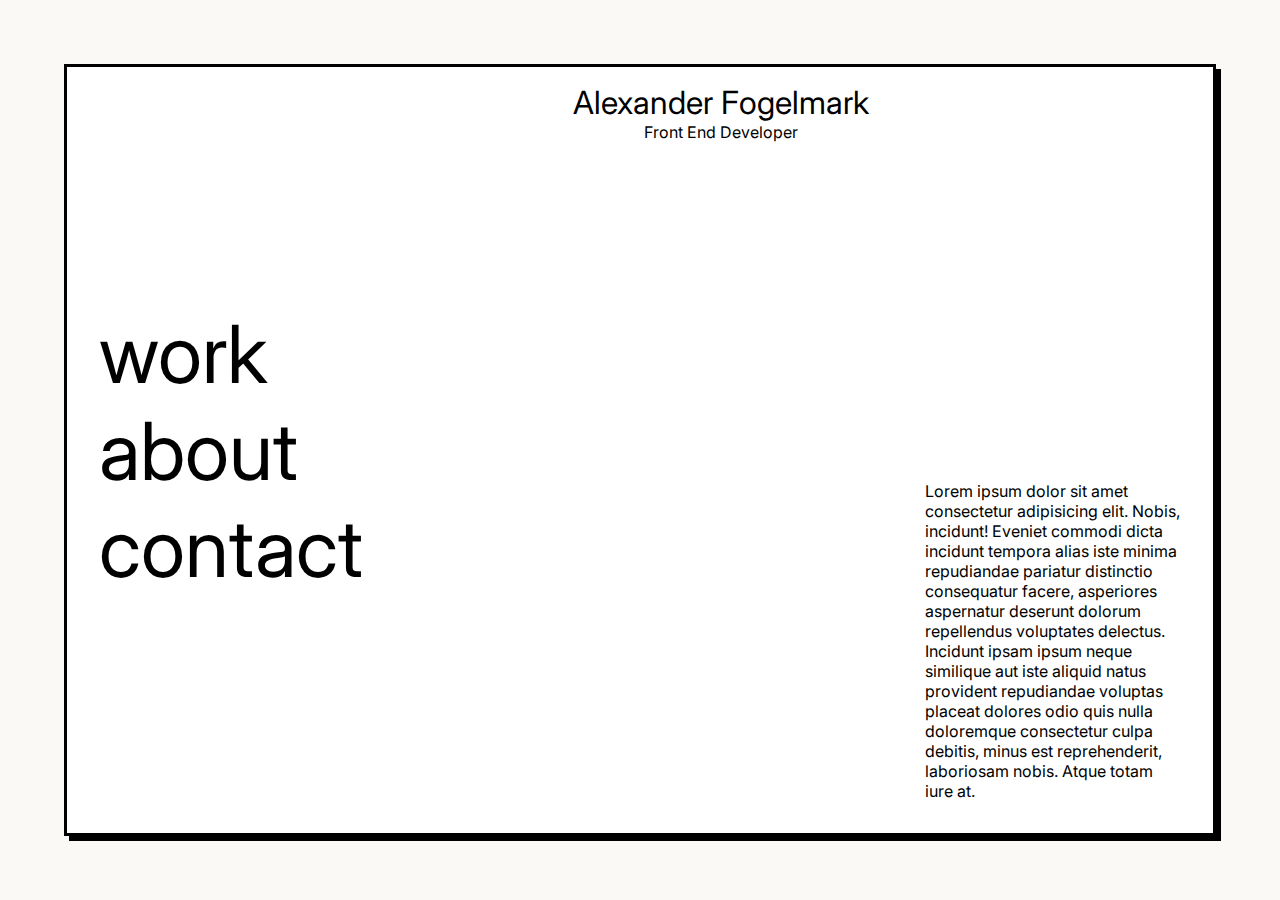
<file: index.html>
<!DOCTYPE html>
<html lang="en">
<head>
    <meta charset="UTF-8">
    <meta http-equiv="X-UA-Compatible" content="IE=edge">
    <meta name="viewport" content="width=device-width, initial-scale=1.0">
    <title>Alex - Portfolio</title>
    <link rel="stylesheet" href="style.css">
</head>
<body>
    <div class="wrapper">
        <div class="links">
          <a href="work.html" class="hover-underline-animation">work</a>
          <a class="hover-underline-animation">about</a>
          <a class="hover-underline-animation">contact</a>
        </div>
        <div class="name-heading">
          <p>Alexander Fogelmark</p>
          <p>Front End Developer</p>
        </div>
        <div class="about">
          Lorem ipsum dolor sit amet consectetur adipisicing elit. Nobis, incidunt! Eveniet commodi dicta incidunt tempora alias iste minima repudiandae pariatur distinctio consequatur facere, asperiores aspernatur deserunt dolorum repellendus voluptates delectus.
          Incidunt ipsam ipsum neque similique aut iste aliquid natus provident repudiandae voluptas placeat dolores odio quis nulla doloremque consectetur culpa debitis, minus est reprehenderit, laboriosam nobis. Atque totam iure at.
        </div>
    </div>
    <script src="main.js"></script>
</body>
</html>
</file>
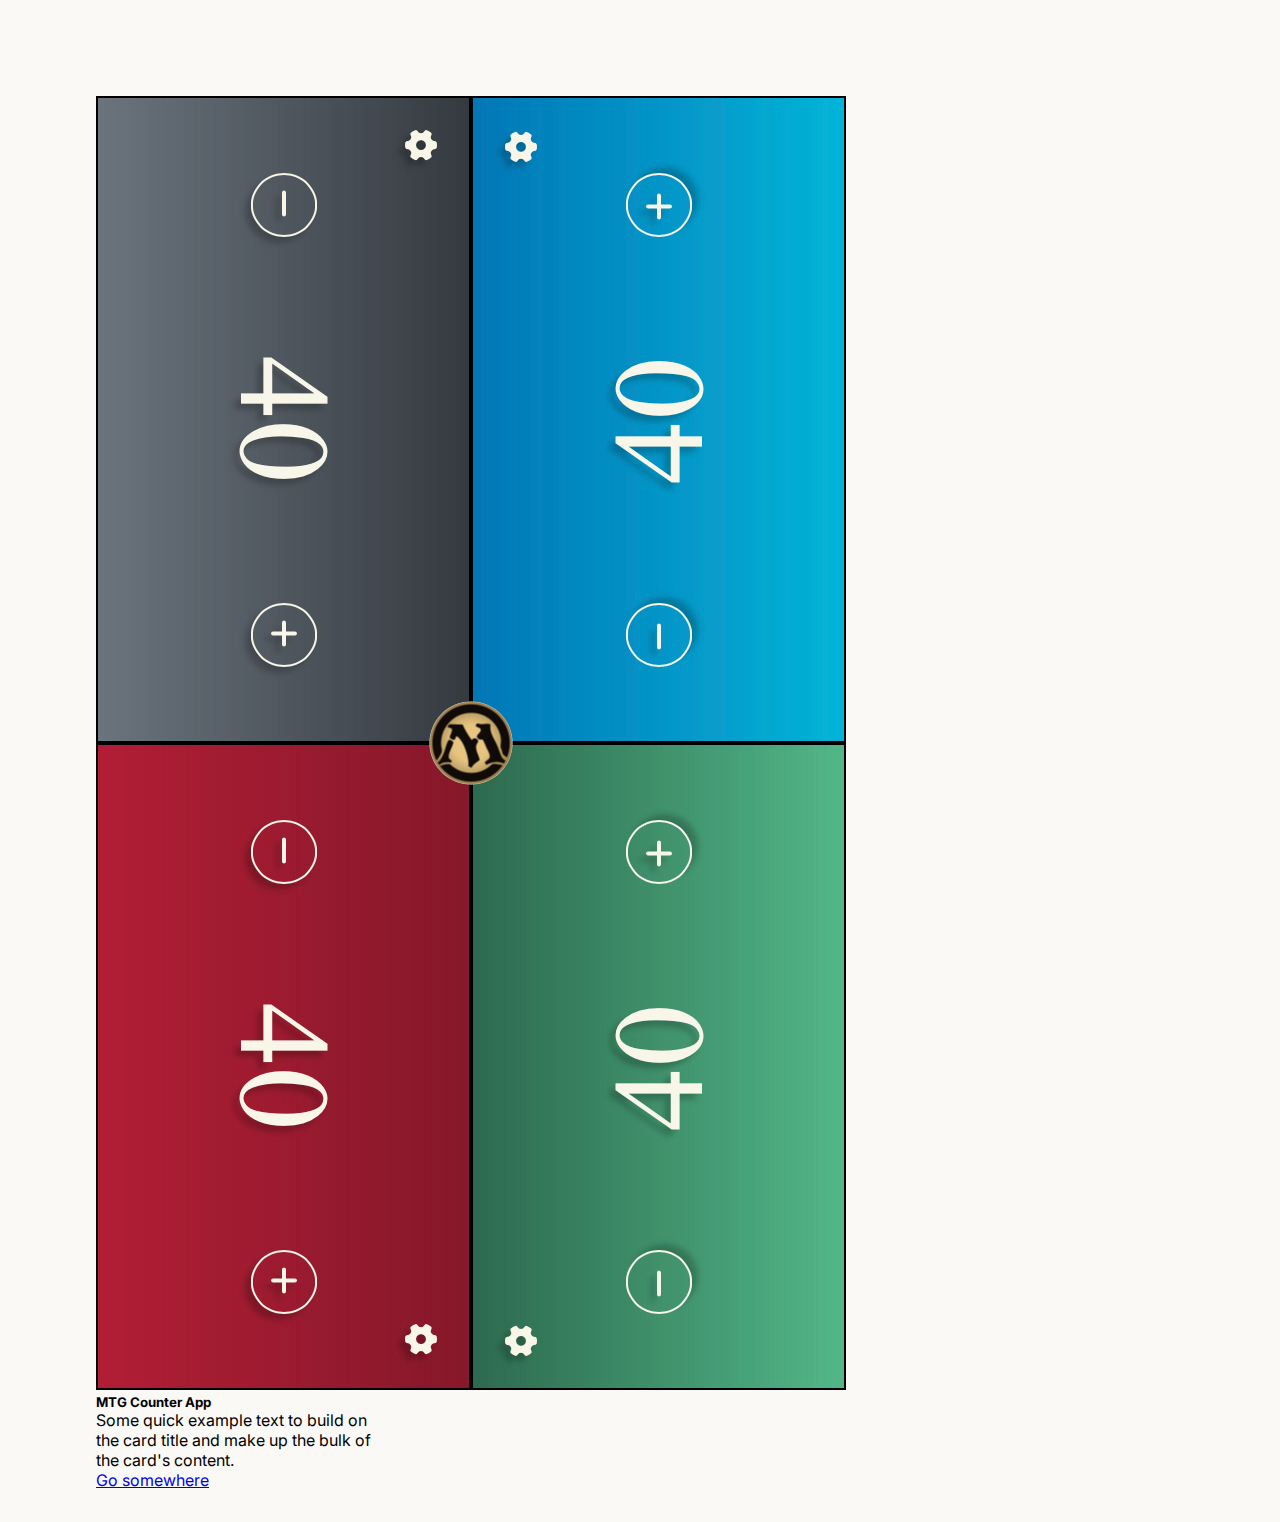
<file: work.html>
<!DOCTYPE html>
<html lang="en">
<head>
  <meta charset="UTF-8">
  <meta http-equiv="X-UA-Compatible" content="IE=edge">
  <meta name="viewport" content="width=device-width, initial-scale=1.0">
  <link rel="stylesheet" href="style.css">
  <link href="https://cdn.jsdelivr.net/npm/bootstrap@5.3.0-alpha1/dist/css/bootstrap.min.css" rel="stylesheet" integrity="sha384-GLhlTQ8iRABdZLl6O3oVMWSktQOp6b7In1Zl3/Jr59b6EGGoI1aFkw7cmDA6j6gD" crossorigin="anonymous">
  <title>AF - Projects</title>
</head>
<body>

  <!-- <div class="wrapper"> -->
    <div class="content">
      <div class="card border border-dark" style="width: 18rem">
        <img src="images/43288.jpg" class="card-img-top" alt="picture of a web application">
        <div class="card-body">
          <h5 class="card-title">MTG Counter App</h5>
          <p class="card-text">Some quick example text to build on the card title and make up the bulk of the card's content.</p>
          <a href="#" class="btn btn-primary">Go somewhere</a>
        </div>
      </div>

      <!-- <div class="card">
        <img src="images/43288.jpg" class="img-top" alt="picture of a web application">
        <div class="card-body">
          <h5 class="card-title"></h5>
          <p class="card-text"></p>
          <a href="#" class="button"></a>
        </div>
      </div> -->

    </div>
  <!-- </div> -->

  <script src="https://cdn.jsdelivr.net/npm/bootstrap@5.3.0-alpha1/dist/js/bootstrap.bundle.min.js" integrity="sha384-w76AqPfDkMBDXo30jS1Sgez6pr3x5MlQ1ZAGC+nuZB+EYdgRZgiwxhTBTkF7CXvN" crossorigin="anonymous"></script>
</body>
</html>
</file>
<file: style.css>
@import url("https://fonts.googleapis.com/css2?family=Inter&display=swap");
.content {
  display: flex;
  flex-wrap: wrap;
  align-items: center;
  gap: 5rem;
  width: 100%;
  padding: 2rem;
}

* {
  padding: 0;
  margin: 0;
  box-sizing: border-box;
  font-family: "Inter", sans-serif;
}

body {
  display: grid;
  place-items: center;
  padding: 4rem;
  height: 100vh;
  background-color: #FAF9F6;
}

.wrapper {
  position: relative;
  display: flex;
  justify-content: space-between;
  height: 100%;
  width: 100%;
  border: 3px solid;
  box-shadow: 5px 5px #000;
  background-color: #fff;
}

.links {
  padding: 2rem;
  align-self: center;
  display: flex;
  flex-direction: column;
}

.links a {
  font-size: 5rem;
  cursor: pointer;
  text-decoration: none;
  color: #000;
}

.links a:visited {
  text-decoration: none;
}

.name-heading {
  position: absolute;
  right: 30%;
  margin-top: 1rem;
  text-align: center;
}

.name-heading p:nth-of-type(1) {
  font-size: 2rem;
}

.name-heading p:nth-of-type(2) {
  font-size: 1rem;
}

.about {
  display: flex;
  align-self: flex-end;
  max-width: 20rem;
  padding: 2rem;
}

.hover-underline-animation {
  display: inline-block;
  position: relative;
  width: -moz-fit-content;
  width: fit-content;
}

.hover-underline-animation::after {
  content: "";
  position: absolute;
  width: 100%;
  transform: scaleX(0);
  height: 5px;
  bottom: 0;
  left: 0;
  background-color: #000;
  transform-origin: bottom left;
  transition: transform 0.25s ease-out;
}

.hover-underline-animation:hover::after {
  transform: scaleX(1);
  transform-origin: bottom left;
}/*# sourceMappingURL=style.css.map */
</file>
